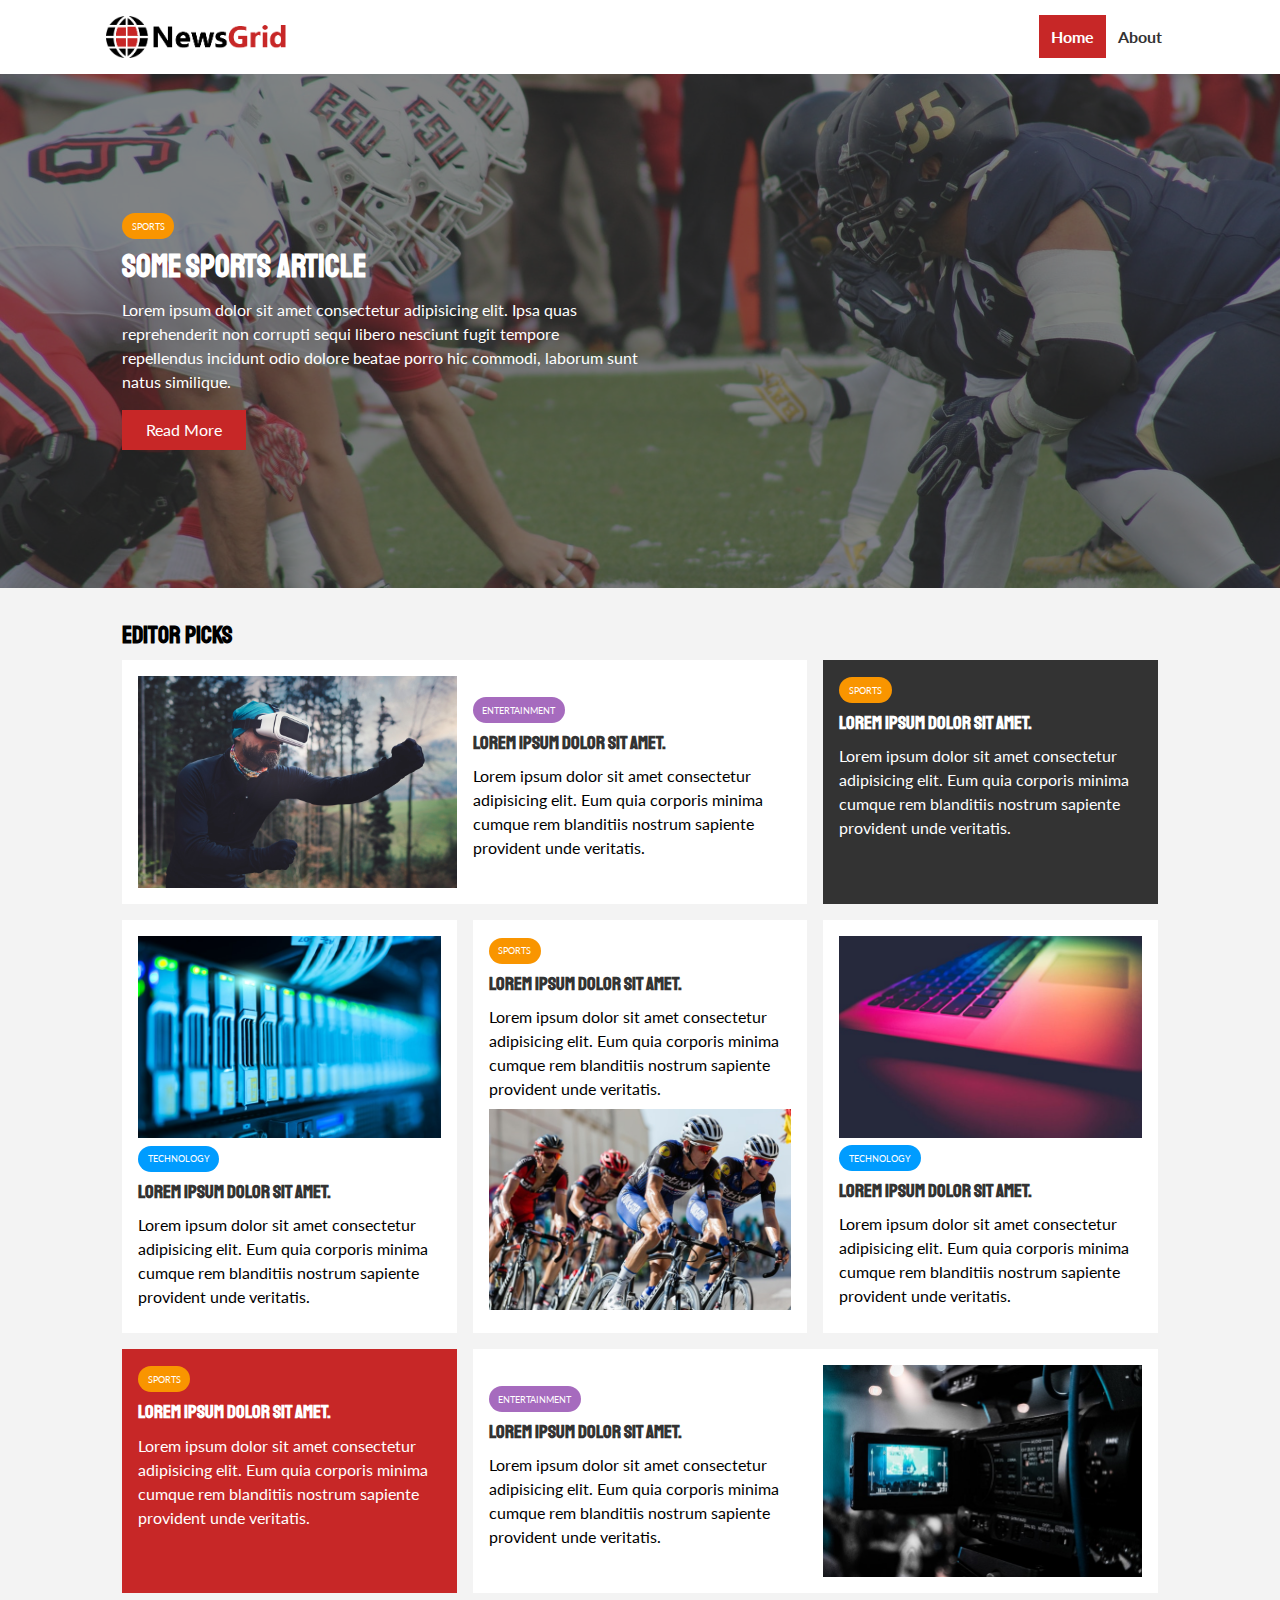
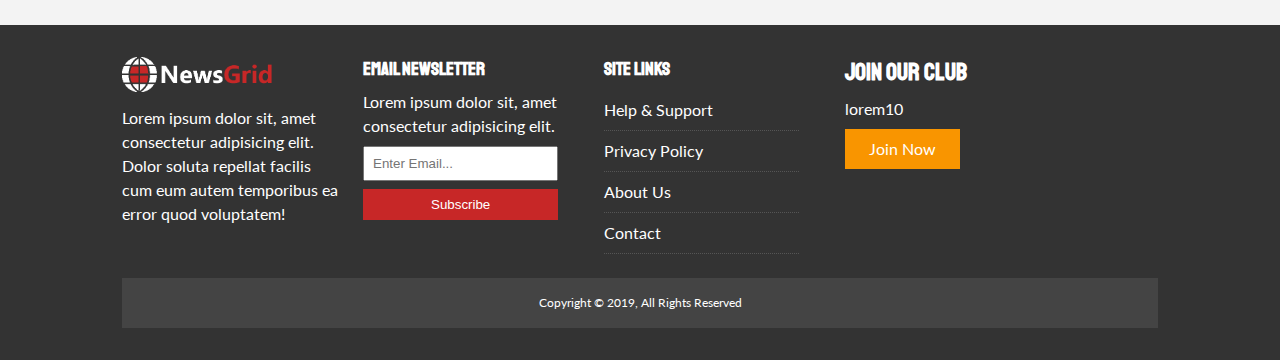
<file: index.html>
<!DOCTYPE html>
<html lang="en">
<head>
    <meta charset="UTF-8">
    <meta name="viewport" content="width=device-width, initial-scale=1.0">
    <link rel="stylesheet" href="https://use.fontawesome.com/releases/v5.6.3/css/all.css" integrity="sha384-UHRtZLI+pbxtHCWp1t77Bi1L4ZtiqrqD80Kn4Z8NTSRyMA2Fd33n5dQ8lWUE00s/" crossorigin="anonymous">
    <link href="https://fonts.googleapis.com/css?family=Lato|Staatliches" rel="stylesheet">
    <link rel="stylesheet" href="css/style.css">
    <link rel="stylesheet" media="screen and (max-width: 768px)" href="css/mobile.css">
    <link rel="shortcut icon" type="image/x-icon" href="favicon.ico">
    <title>NewsGrid | Latest News</title>
</head>
<body>
    <nav id="main-nav">
        <div class="container">
          <img src="img/logo.png" alt="NewsGrid" class="logo">
          <div class="social">
            <a href="http://facebook.com" target="_blank"><i class="fab fa-facebook fa-2x"></i></a>
            <a href="http://twitter.com" target="_blank"><i class="fab fa-twitter fa-2x"></i></a>
            <a href="http://instagram.com" target="_blank"><i class="fab fa-instagram fa-2x"></i></a>
            <a href="http://youtube.com" target="_blank"><i class="fab fa-youtube fa-2x"></i></a>
          </div>
          <ul>
            <li><a class="current" href="index.html">Home</a></li>
            <li><a href="about.html">About</a></li>
          </ul>
        </div>
      </nav>
    
<!-- Showcase -->
      <header id="showcase">
          <div class="container">
              <div class="showcase-container">
                  <div class="showcase-content">
                      <div class="category category-sports">Sports</div>
                      <h1>Some Sports Article</h1>
                      <p>Lorem ipsum dolor sit amet consectetur adipisicing elit. Ipsa quas reprehenderit non corrupti sequi libero nesciunt fugit tempore repellendus incidunt odio dolore beatae porro hic commodi, laborum sunt natus similique.</p>
                      <a href="article.html" class="btn btn-primary">Read More</a>
                  </div>
              </div>
          </div>
      </header>

      <!-- Home Articles -->
      <section id="home-articles" class="py-2">
          <div class="container">
            <h2>Editor Picks</h2>
            <div class="articles-container">
              <article class="card">
                  <img src="img/articles/ent1.jpg" alt="">
                  <div>
                    <div class="category category-ent">Entertainment</div>
                    <h3><a href="article.html">Lorem ipsum dolor sit amet.</a></h3>
                    <p>Lorem ipsum dolor sit amet consectetur adipisicing elit. Eum quia corporis minima cumque rem blanditiis nostrum sapiente provident unde veritatis.</p>
                  </div>
                </article>
                <article class="card bg-dark">
                    <div class="category category-sports">Sports</div>
                      <h3><a href="article.html">Lorem ipsum dolor sit amet.</a></h3>
                      <p>Lorem ipsum dolor sit amet consectetur adipisicing elit. Eum quia corporis minima cumque rem blanditiis nostrum sapiente provident unde veritatis.</p>
                </article>
                <article class="card">
                    <img src="img/articles/tech1.jpg" alt="">
                    <div class="category category-tech">Technology</div>
                      <h3><a href="article.html">Lorem ipsum dolor sit amet.</a></h3>
                      <p>Lorem ipsum dolor sit amet consectetur adipisicing elit. Eum quia corporis minima cumque rem blanditiis nostrum sapiente provident unde veritatis.</p>
                </article>
                <article class="card">
                    <div class="category category-sports">Sports</div>
                      <h3><a href="article.html">Lorem ipsum dolor sit amet.</a></h3>
                      <p>Lorem ipsum dolor sit amet consectetur adipisicing elit. Eum quia corporis minima cumque rem blanditiis nostrum sapiente provident unde veritatis.</p>
                      <img src="img/articles/sports1.jpg" alt="">
                </article>
                <article class="card">
                    <img src="img/articles/tech2.jpg" alt="">
                    <div class="category category-tech">Technology</div>
                      <h3><a href="article.html">Lorem ipsum dolor sit amet.</a></h3>
                      <p>Lorem ipsum dolor sit amet consectetur adipisicing elit. Eum quia corporis minima cumque rem blanditiis nostrum sapiente provident unde veritatis.</p>
                </article>
                <article class="card bg-primary">
                    <div class="category category-sports">Sports</div>
                      <h3><a href="article.html">Lorem ipsum dolor sit amet.</a></h3>
                      <p>Lorem ipsum dolor sit amet consectetur adipisicing elit. Eum quia corporis minima cumque rem blanditiis nostrum sapiente provident unde veritatis.</p>
                </article>
                <article class="card">
                    <div>
                      <div class="category category-ent">Entertainment</div>
                      <h3><a href="article.html">Lorem ipsum dolor sit amet.</a></h3>
                      <p>Lorem ipsum dolor sit amet consectetur adipisicing elit. Eum quia corporis minima cumque rem blanditiis nostrum sapiente provident unde veritatis.</p>
                    </div>
                    <img src="img/articles/ent2.jpg" alt="">
                  </article>
            </div>
        </div>
      </section>

      <!-- Footer -->
      <footer id="main-footer" class="py-2">
        <div class="container footer-container">
            <div>
              <img src="img/logo_light.png" alt="NewsGrid">
              <p>Lorem ipsum dolor sit, amet consectetur adipisicing elit. Dolor soluta repellat facilis cum eum autem temporibus ea error quod voluptatem!</p>
            </div>
            <div>
                <h3>Email Newsletter</h3>
                <p>Lorem ipsum dolor sit, amet consectetur adipisicing elit.</p>
                <form name="contact" method="POST" data-netlify="true">
                    <input type="email" name="email" placeholder="Enter Email...">
                    <input type="submit" value="Subscribe" class="btn btn-primary">
                </form>
            </div>
            <div>
                <h3>Site Links</h3>
                <ul class="list">
                    <li><a href="#">Help & Support</a></li>
                    <li><a href="#">Privacy Policy</a></li>
                    <li><a href="#">About Us</a></li>
                    <li><a href="#">Contact</a></li>
                </ul>
            </div>
            <div>
                <h2>Join Our Club</h2>
                <p>lorem10</p>
                <a href="#" class="btn btn-secondary">Join Now</a>
            </div>
            <div>
                <p>
                    Copyright &copy; 2019, All Rights Reserved
                </p>
            </div>
        </div>
      </footer>
</body>
</html>
</file>
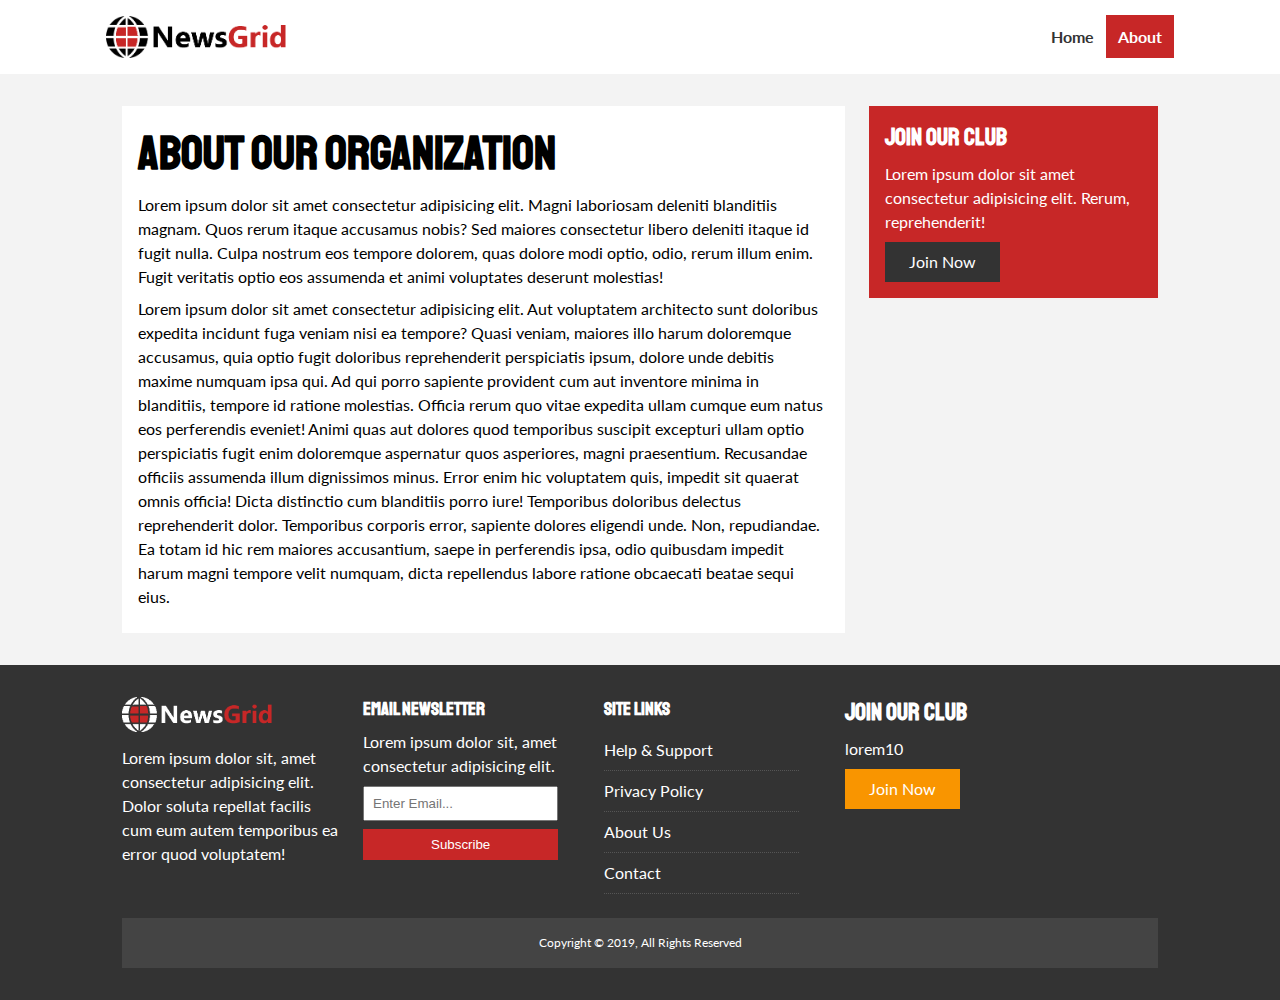
<file: about.html>
<!DOCTYPE html>
<html lang="en">
<head>
    <meta charset="UTF-8">
    <meta name="viewport" content="width=device-width, initial-scale=1.0">
    <link rel="stylesheet" href="https://use.fontawesome.com/releases/v5.6.3/css/all.css" integrity="sha384-UHRtZLI+pbxtHCWp1t77Bi1L4ZtiqrqD80Kn4Z8NTSRyMA2Fd33n5dQ8lWUE00s/" crossorigin="anonymous">
    <link href="https://fonts.googleapis.com/css?family=Lato|Staatliches" rel="stylesheet">
    <link rel="stylesheet" href="css/style.css">
    <link rel="stylesheet" media="screen and (max-width: 768px)" href="css/mobile.css">
    <link rel="shortcut icon" type="image/x-icon" href="favicon.ico">
    <title>About</title>
</head>
<body>
    <nav id="main-nav">
        <div class="container">
          <img src="img/logo.png" alt="NewsGrid" class="logo">
          <div class="social">
            <a href="http://facebook.com" target="_blank"><i class="fab fa-facebook fa-2x"></i></a>
            <a href="http://twitter.com" target="_blank"><i class="fab fa-twitter fa-2x"></i></a>
            <a href="http://instagram.com" target="_blank"><i class="fab fa-instagram fa-2x"></i></a>
            <a href="http://youtube.com" target="_blank"><i class="fab fa-youtube fa-2x"></i></a>
          </div>
          <ul>
            <li><a href="index.html">Home</a></li>
            <li><a class="current" href="about.html">About</a></li>
          </ul>
        </div>
      </nav>
    
        <section id="about">
            <div class="container">
                <div class="page-container">
                    <article class="card">
                        <h1 class="l-heading">About Our Organization</h1>
                        <p>Lorem ipsum dolor sit amet consectetur adipisicing elit. Magni laboriosam deleniti blanditiis magnam. Quos rerum itaque accusamus nobis? Sed maiores consectetur libero deleniti itaque id fugit nulla. Culpa nostrum eos tempore dolorem, quas dolore modi optio, odio, rerum illum enim. Fugit veritatis optio eos assumenda et animi voluptates deserunt molestias!</p>
                        <p>Lorem ipsum dolor sit amet consectetur adipisicing elit. Aut voluptatem architecto sunt doloribus expedita incidunt fuga veniam nisi ea tempore? Quasi veniam, maiores illo harum doloremque accusamus, quia optio fugit doloribus reprehenderit perspiciatis ipsum, dolore unde debitis maxime numquam ipsa qui. Ad qui porro sapiente provident cum aut inventore minima in blanditiis, tempore id ratione molestias. Officia rerum quo vitae expedita ullam cumque eum natus eos perferendis eveniet! Animi quas aut dolores quod temporibus suscipit excepturi ullam optio perspiciatis fugit enim doloremque aspernatur quos asperiores, magni praesentium. Recusandae officiis assumenda illum dignissimos minus. Error enim hic voluptatem quis, impedit sit quaerat omnis officia! Dicta distinctio cum blanditiis porro iure! Temporibus doloribus delectus reprehenderit dolor. Temporibus corporis error, sapiente dolores eligendi unde. Non, repudiandae. Ea totam id hic rem maiores accusantium, saepe in perferendis ipsa, odio quibusdam impedit harum magni tempore velit numquam, dicta repellendus labore ratione obcaecati beatae sequi eius.</p>
                    </article>
                    <aside class="card bg-primary">
                        <h2>Join Our Club</h2>
                        <p>Lorem ipsum dolor sit amet consectetur adipisicing elit. Rerum, reprehenderit!</p>
                        <a class="btn btn-dark btn=block" href="#">Join Now</a>
                    </aside>
                </div>
            </div>
        </section>

      <!-- Footer -->
      <footer id="main-footer" class="py-2">
        <div class="container footer-container">
            <div>
              <img src="img/logo_light.png" alt="NewsGrid">
              <p>Lorem ipsum dolor sit, amet consectetur adipisicing elit. Dolor soluta repellat facilis cum eum autem temporibus ea error quod voluptatem!</p>
            </div>
            <div>
                <h3>Email Newsletter</h3>
                <p>Lorem ipsum dolor sit, amet consectetur adipisicing elit.</p>
                <form name="contact" method="POST" data-netlify="true">
                    <input type="email" name="email" placeholder="Enter Email...">
                    <input type="submit" value="Subscribe" class="btn btn-primary">
                </form>
            </div>
            <div>
                <h3>Site Links</h3>
                <ul class="list">
                    <li><a href="#">Help & Support</a></li>
                    <li><a href="#">Privacy Policy</a></li>
                    <li><a href="#">About Us</a></li>
                    <li><a href="#">Contact</a></li>
                </ul>
            </div>
            <div>
                <h2>Join Our Club</h2>
                <p>lorem10</p>
                <a href="#" class="btn btn-secondary">Join Now</a>
            </div>
            <div>
                <p>
                    Copyright &copy; 2019, All Rights Reserved
                </p>
            </div>
        </div>
      </footer>
</body>
</html>
</file>
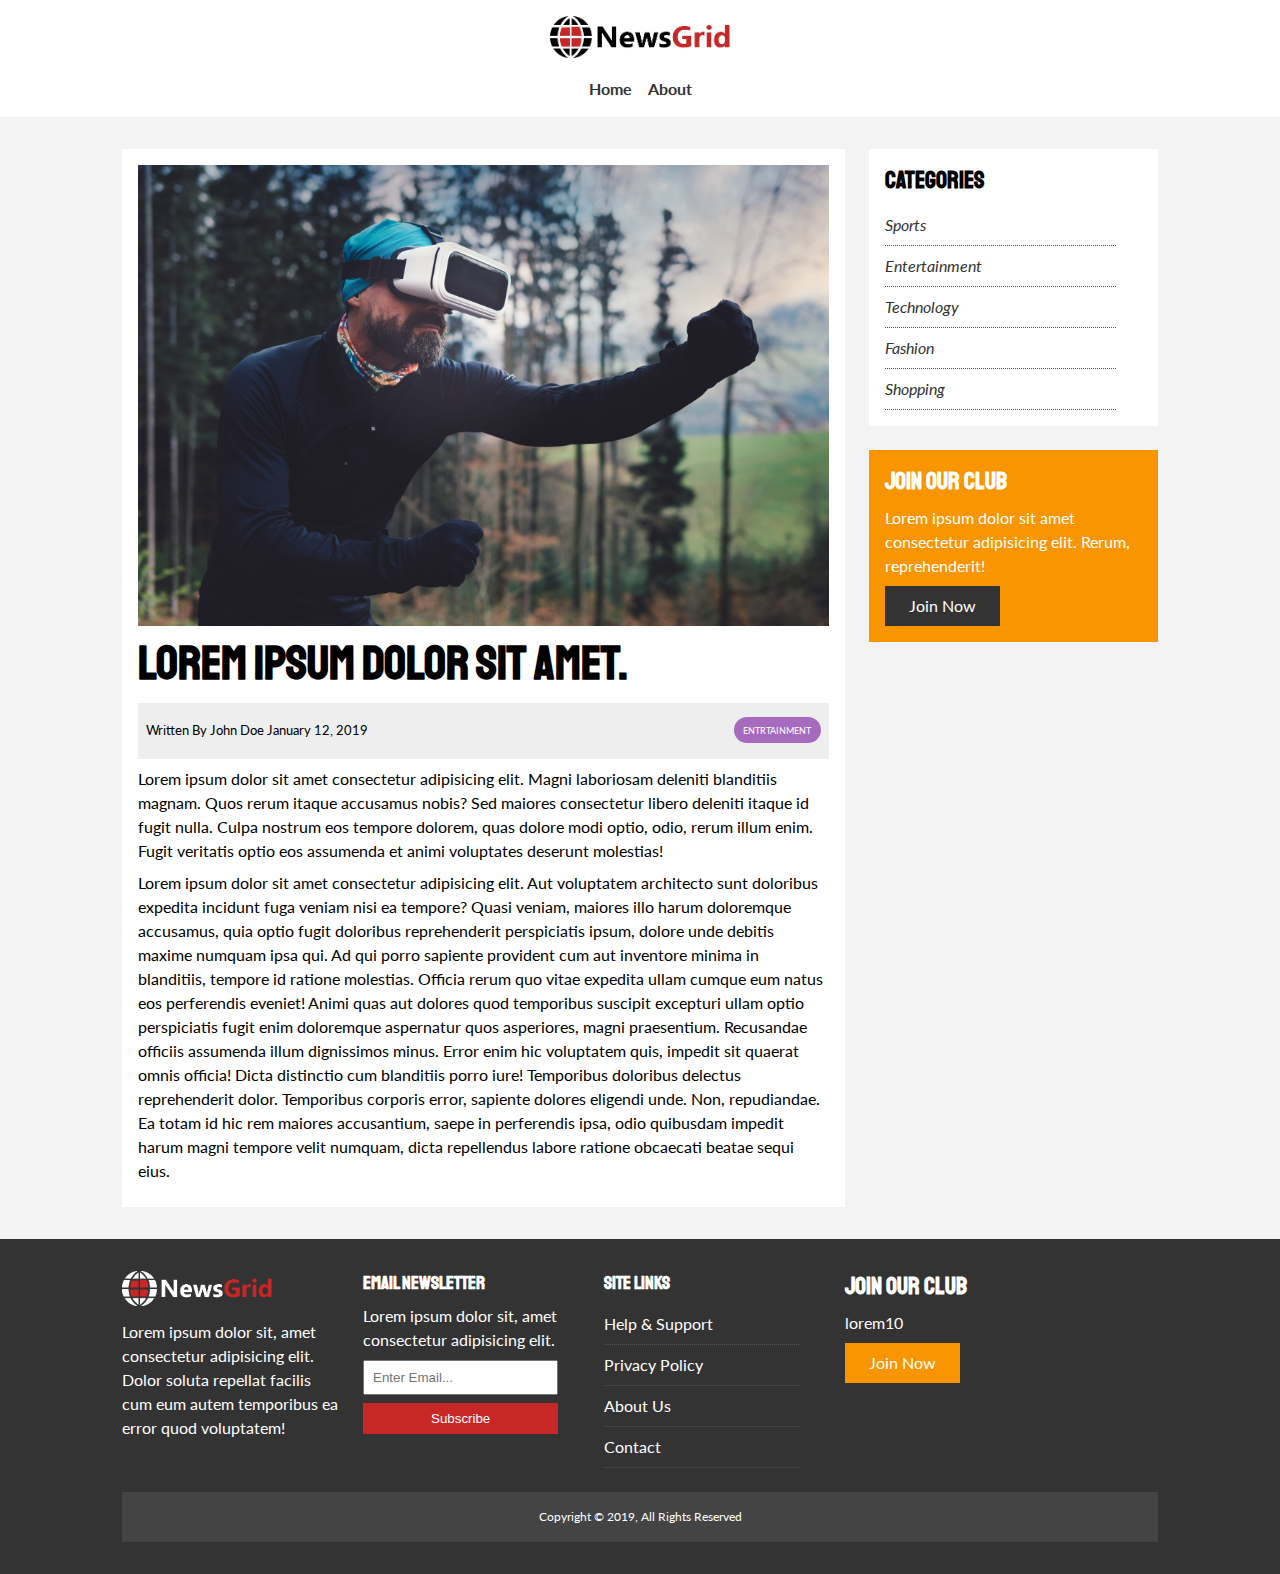
<file: article.html>
<!DOCTYPE html>
<html lang="en">
<head>
    <meta charset="UTF-8">
    <meta name="viewport" content="width=device-width, initial-scale=1.0">
    <link rel="stylesheet" href="https://use.fontawesome.com/releases/v5.6.3/css/all.css" integrity="sha384-UHRtZLI+pbxtHCWp1t77Bi1L4ZtiqrqD80Kn4Z8NTSRyMA2Fd33n5dQ8lWUE00s/" crossorigin="anonymous">
    <link href="https://fonts.googleapis.com/css?family=Lato|Staatliches" rel="stylesheet">
    <link rel="stylesheet" href="css/style.css">
    <link rel="stylesheet" href="css/mobile.css">
    <link rel="shortcut icon" type="image/x-icon" href="favicon.ico">
    <title>Latest News</title>
</head>
<body>
    <nav id="main-nav">
        <div class="container">
          <img src="img/logo.png" alt="NewsGrid" class="logo">
          <div class="social">
            <a href="http://facebook.com" target="_blank"><i class="fab fa-facebook fa-2x"></i></a>
            <a href="http://twitter.com" target="_blank"><i class="fab fa-twitter fa-2x"></i></a>
            <a href="http://instagram.com" target="_blank"><i class="fab fa-instagram fa-2x"></i></a>
            <a href="http://youtube.com" target="_blank"><i class="fab fa-youtube fa-2x"></i></a>
          </div>
          <ul>
            <li><a href="index.html">Home</a></li>
            <li><a href="about.html">About</a></li>
          </ul>
        </div>
      </nav>
    
        <section id="article">
            <div class="container">
                <div class="page-container">
                    <article class="card">
                        <img src="img/articles/ent1.jpg" alt="">
                        <h1 class="l-heading">Lorem ipsum dolor sit amet.</h1>
                        <div class="meta">
                            <small>
                                <i class="fas fa-user"></i> Written
                                By John Doe January 12, 2019
                            </small>
                            <div class="category category-ent">Entrtainment</div>
                        </div>
                        <p>Lorem ipsum dolor sit amet consectetur adipisicing elit. Magni laboriosam deleniti blanditiis magnam. Quos rerum itaque accusamus nobis? Sed maiores consectetur libero deleniti itaque id fugit nulla. Culpa nostrum eos tempore dolorem, quas dolore modi optio, odio, rerum illum enim. Fugit veritatis optio eos assumenda et animi voluptates deserunt molestias!</p>
                        <p>Lorem ipsum dolor sit amet consectetur adipisicing elit. Aut voluptatem architecto sunt doloribus expedita incidunt fuga veniam nisi ea tempore? Quasi veniam, maiores illo harum doloremque accusamus, quia optio fugit doloribus reprehenderit perspiciatis ipsum, dolore unde debitis maxime numquam ipsa qui. Ad qui porro sapiente provident cum aut inventore minima in blanditiis, tempore id ratione molestias. Officia rerum quo vitae expedita ullam cumque eum natus eos perferendis eveniet! Animi quas aut dolores quod temporibus suscipit excepturi ullam optio perspiciatis fugit enim doloremque aspernatur quos asperiores, magni praesentium. Recusandae officiis assumenda illum dignissimos minus. Error enim hic voluptatem quis, impedit sit quaerat omnis officia! Dicta distinctio cum blanditiis porro iure! Temporibus doloribus delectus reprehenderit dolor. Temporibus corporis error, sapiente dolores eligendi unde. Non, repudiandae. Ea totam id hic rem maiores accusantium, saepe in perferendis ipsa, odio quibusdam impedit harum magni tempore velit numquam, dicta repellendus labore ratione obcaecati beatae sequi eius.</p>
                    </article>
                    <aside id="categories" class="card">
                        <h2>Categories</h2>
                        <ul class="list">
                            <li><a href="#"><i class="fas fa-chevron-right"> Sports</i></a></li>
                            <li><a href="#"><i class="fas fa-chevron-right"> Entertainment</i></a></li>
                            <li><a href="#"><i class="fas fa-chevron-right"> Technology</i></a></li>
                            <li><a href="#"><i class="fas fa-chevron-right"> Fashion</i></a></li>
                            <li><a href="#"><i class="fas fa-chevron-right"> Shopping</i></a></li>
                        </ul>
                    </aside>
                    <aside class="card bg-secondary">
                        <h2>Join Our Club</h2>
                        <p>Lorem ipsum dolor sit amet consectetur adipisicing elit. Rerum, reprehenderit!</p>
                        <a class="btn btn-dark btn=block" href="#">Join Now</a>
                    </aside>
                </div>
            </div>
        </section>

      <!-- Footer -->
      <footer id="main-footer" class="py-2">
        <div class="container footer-container">
            <div>
              <img src="img/logo_light.png" alt="NewsGrid">
              <p>Lorem ipsum dolor sit, amet consectetur adipisicing elit. Dolor soluta repellat facilis cum eum autem temporibus ea error quod voluptatem!</p>
            </div>
            <div>
                <h3>Email Newsletter</h3>
                <p>Lorem ipsum dolor sit, amet consectetur adipisicing elit.</p>
                <form name="contact" method="POST" data-netlify="true">
                    <input type="email" name="email" placeholder="Enter Email...">
                    <input type="submit" value="Subscribe" class="btn btn-primary">
                </form>
            </div>
            <div>
                <h3>Site Links</h3>
                <ul class="list">
                    <li><a href="#">Help & Support</a></li>
                    <li><a href="#">Privacy Policy</a></li>
                    <li><a href="#">About Us</a></li>
                    <li><a href="#">Contact</a></li>
                </ul>
            </div>
            <div>
                <h2>Join Our Club</h2>
                <p>lorem10</p>
                <a href="#" class="btn btn-secondary">Join Now</a>
            </div>
            <div>
                <p>
                    Copyright &copy; 2019, All Rights Reserved
                </p>
            </div>
        </div>
      </footer>
</body>
</html>
</file>
<file: css/style.css>
:root {
    --primary-color: #c72727;
    --secondary-color: #f99500;
    --light-color: #f3f3f3;
    --dark-color: #333;
    --max-width: 1100px;
}

.category {
    --sports-color: #f99500;
    --ent-color: #a66bbe;
    --tech-color: #009cff;
}

* {
    padding: 0;
    margin: 0;
    box-sizing: border-box;
}

body {
    font-family: 'Lato', sans-serif;
    line-height: 1.5;
    background: var(--light-color);
}

a {
    color: #333;
    text-decoration: none;
}

img {
    width: 100%;
}

h1, h2, h3, h4, h5, h6  {
    font-family: 'staatliches', cursive;
    margin-bottom: 0.55rem;
    line-height: 1.3;
}

/* Utility */
.container {
    max-width: var(--max-width);
    margin: auto;
    padding: 0 2rem;
    overflow: hidden;
}

.category {
    display: inline-block;
    color: #fff;
    font-size: 0.55rem;
    text-transform: uppercase;
    padding: 0.4rem 0.6rem;
    border-radius: 15px;
    margin-bottom: 0.5rem;
}

.category-sports {background: var(--sports-color);}
.category-ent {background: var(--ent-color);}
.category-tech {background: var(--tech-color);}

.btn {
    display: inline-block;
    border: none;
    padding: 0.5rem 1.5rem;
    background: var(--dark-color);
    color: #fff;
}

.btn-block {
    display: block;
    width: 100%;
    text-align: center;
}

.btn:hover {
    opacity: 0.9;
}

.btn-light {background: var(--light-color);}
.btn-primary {background: var(--primary-color);}
.btn-secondary {background: var(--secondary-color);}

.card {
    background: #fff;
    padding: 1rem;
}

.bg-dark {
    background: var(--dark-color);
    color: #fff;
}

.bg-primary {
    background: var(--primary-color);
    color: #fff;
}

.bg-secondary {
    background: var(--secondary-color);
    color: #fff;
}

.bg-dark h1,
.bg-dark h2,
.bg-dark h3,
.bg-dark a,
.bg-primary h1,
.bg-primary h2,
.bg-primary h3,
.bg-primary a,
.bg-secondary h1,
.bg-secondary h2,
.bg-secondary h3,
.bg-secondary a {
    color: #fff;
}

.py-1 {padding: 1.5rem 0;}
.py-2 {padding: 2rem 0;}
.py-3 {padding: 3rem 0;}
.p-1 {padding: 1.5rem;}
.p-2 {padding: 2rem;}
.p-3 {padding: 3rem;}

.l-heading {
    font-size: 3rem;
}

.list li {
    padding: 0.5rem 0;
    border-bottom: #555 dotted 1px;
    width: 90%;
}

.list li a:hover {
    color: var(--primary-color) !important;
}

/* Inner page container */
.page-container {
    display: grid;
    grid-template-columns: 5fr 2fr;
    margin: 2rem 0;
    grid-gap: 1.5rem;
}

.page-container > *:first-child {
    grid-row: 1 / span 3;
}

/* Navigation */
#main-nav {
    background: #fff;
    position: sticky;
    top: 0;
    z-index: 2;
}

#main-nav .container {
    display: grid;
    grid-template-columns: 6fr 3fr 2fr;
    padding: 1rem;
    align-items: center;
}

#main-nav .logo {
    width: 180px;
}

#main-nav ul {
    justify-self: end;
    display: flex;
    list-style: none;
}

ul {
    list-style: none;
}

p {
    margin: 0.5rem 0;
}

#main-nav ul li a {
    padding: 0.75rem;
    font-weight: bold;
}

#main-nav ul li a.current {
    background: var(--primary-color);
    color: #fff;
}

#main-nav ul li a:hover {
    background: var(--light-color);
    color: var(--dark-color);
}

#main-nav .social {
    justify-self: center;
}

#main-nav .social i {
    color: #777;
    margin-right: 0.5rem;
}

/* Showcase */
#showcase {
    color: #fff;
    background: #333;
    padding: 2rem;
    position: relative;
}

#showcase::before {
    content: '';
    background: url(../img/featured.jpg) no-repeat center center/cover;
    position: absolute;
    top: 0;
    left: 0;
    width: 100%;
    height: 100%;
    opacity: 0.4;
}

#showcase .showcase-container {
    display: grid;
    grid-template-columns: repeat(2, 1fr);
    justify-content: center;
    align-items: center;
    height: 50vh;
}

#showcase .showcase-content {
    z-index: 1;
}

#showcase .showcase-content p {
    margin-bottom: 1rem;
}

/* Home Articles */
#home-articles .articles-container {
    display: grid;
    grid-template-columns: repeat(3, 1fr);
    grid-gap: 1rem;
}

#home-articles .articles-container > *:first-child,
#home-articles .articles-container > *:last-child {
    display: grid;
    grid-template-columns: repeat(2, 1fr);
    grid-gap: 1rem;
    align-items: center;
    grid-column: 1 / span 2;
}

#home-articles .articles-container > *:last-child {
    grid-column: 2 / span 2;
}

#article .meta {
    display: flex;
    justify-content: space-between;
    align-items: center;
    background: #eee;
    padding: 0.5rem;
}

#article .meta .category {
    margin-top: 0.4rem;
}

/* Footer */
#main-footer {
    background: var(--dark-color);
    color: #fff;
}

#main-footer img {
    width: 150px;
}

#main-footer a {
    color: #fff;
}

#main-footer .footer-container {
    display: grid;
    grid-template-columns: repeat(4, 1fr);
    grid-gap: 1.5rem;
  }

  #main-footer .footer-container > *:last-child {
      background: #444;
      grid-column: 1 / soan 4;
      padding: .5rem;
      text-align: center;
      font-size: 0.75rem;
  }

  #main-footer .footer-container input[type='email'] {
      width: 90%;
      padding: 0.5rem;
      margin-bottom: 0.5rem;
  }

  #main-footer .footer-container input[type='submit'] {
      width: 90%;
  }
</file>
<file: css/mobile.css>
/* Navigation */
#main-nav .social {
    display: none;
}

#main-nav .container {
    grid-template-columns: 1fr;
    grid-gap: 1.2rem
}

#main-nav ul,
#main-nav .logo {
    justify-self: center;
}

#main-nav ul li a {
    padding: 0.5rem;
}

#home-articles .articles-container {
    grid-template-columns: repeat(2, 1fr);
}

#home-articles .articles-container >*:first-child,
#home-articles .articles-container >*:last-child {
    grid-template-columns: 1fr;
    grid-column: 1;
}

@media(max-width: 600px) {
/* Stack Grid Items */
    #showcase .showcase-container,
    #home-articles .articles-container,
    #main-footer .footer-container {
        grid-template-columns: 1fr
    }
    #main-footer .footer-container >*:last-child {
        grid-column: 1;
    }
    #main-footer .footer-container > *:first-child,
    #main-footer .footer-container > *:nth-child(2) {
        border-bottom: #444 dotted 1px;
        padding-bottom: 1rem;
    }

    .page-container {
        grid-template-columns: 1fr;
        text-align: center;
    }

    .page-container > *:first-child {
        grid-row: 1;
    }

    .l-heading {
        font-size: 2rem;
    }
}
</file>
